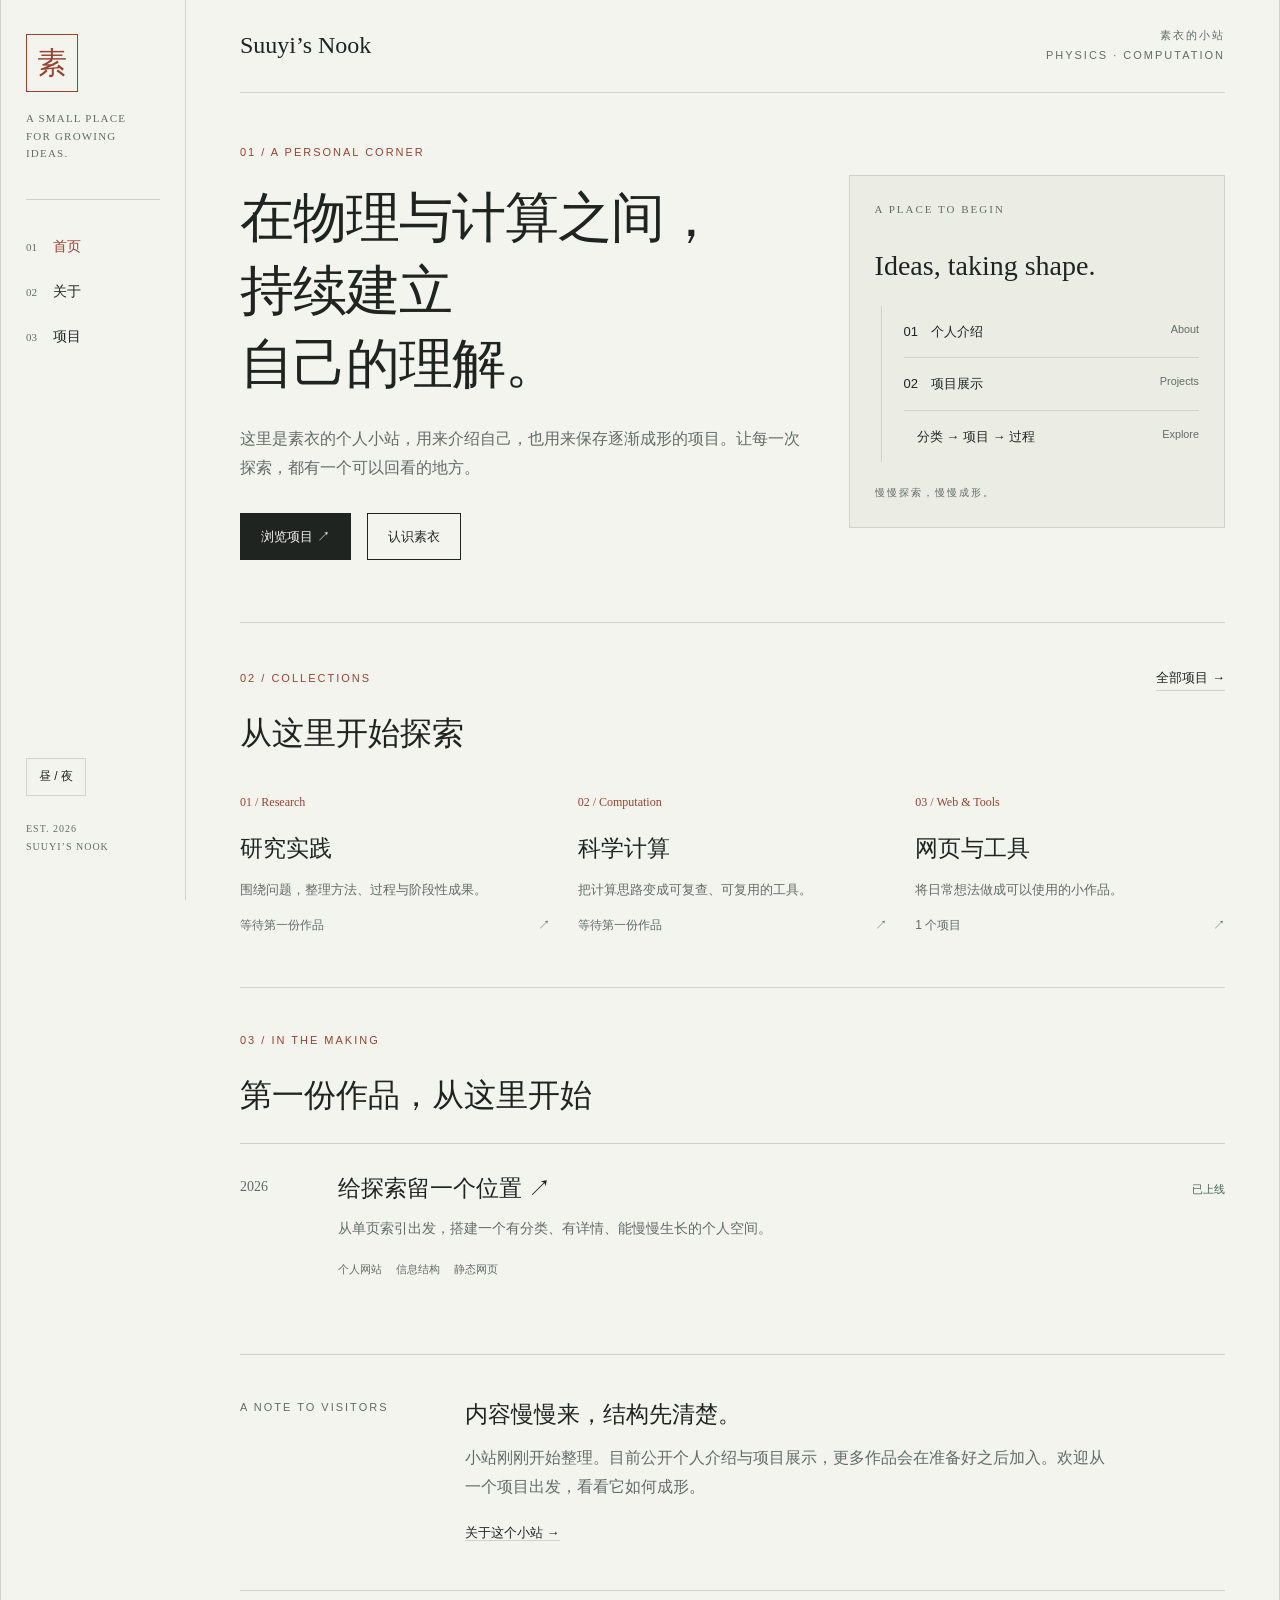
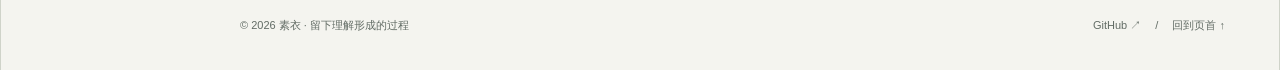
<file: index.html>
<!doctype html>
<html lang="zh-CN"><head><meta charset="utf-8"><meta name="viewport" content="width=device-width,initial-scale=1">
<title>首页 · Suuyi’s Nook</title><meta name="description" content="在物理与计算之间，持续建立自己的理解。">

<link rel="icon" type="image/svg+xml" href="assets/favicon.svg"><link rel="stylesheet" href="assets/site.css">
<script src="assets/site.js" defer></script></head><body id="top"><a class="skip" href="#main">跳到主要内容</a>
<div class="shell"><aside class="rail"><a class="seal" href="index.html" aria-label="素衣，返回首页">素</a><p class="rail-label">A SMALL PLACE<br>FOR GROWING IDEAS.</p><nav class="nav" aria-label="主要导航"><a href="index.html" aria-current="page"><span>01</span>首页</a><a href="about/index.html"><span>02</span>关于</a><a href="projects/index.html"><span>03</span>项目</a></nav><div class="rail-end"><button class="theme" data-theme-toggle type="button">昼 / 夜</button><p>EST. 2026<br>SUUYI’S NOOK</p></div></aside>
<div class="page"><header class="masthead"><a class="wordmark" href="index.html">Suuyi’s Nook</a><div class="micro">素衣的小站<br>PHYSICS · COMPUTATION</div></header>
<main id="main"><section class="hero"><div class="hero-grid"><div><p class="kicker">01 / A PERSONAL CORNER</p><h1>在物理与计算之间，<br>持续建立<br>自己的理解。</h1><p class="lead">这里是素衣的个人小站，用来介绍自己，也用来保存逐渐成形的项目。让每一次探索，都有一个可以回看的地方。</p><div class="actions"><a class="button primary" href="projects/index.html">浏览项目 ↗</a><a class="button" href="about/index.html">认识素衣</a></div></div><div class="map"><div class="map-title">A PLACE TO BEGIN</div><div class="map-root">Ideas, taking shape.</div><div class="map-branch"><div class="map-row"><a class="" href="about/index.html">01　个人介绍</a><small>About</small></div><div class="map-row"><a class="" href="projects/index.html">02　项目展示</a><small>Projects</small></div><div class="map-row"><span>　分类 → 项目 → 过程</span><small>Explore</small></div></div><div class="map-footer">慢慢探索，慢慢成形。</div></div></div></section>
<section class="section"><div class="section-top"><div><p class="kicker">02 / COLLECTIONS</p><h2>从这里开始探索</h2></div><a class="text-link" href="projects/index.html">全部项目 →</a></div><div class="category-grid"><a class="category" href="projects/research/index.html"><span class="num">01 / Research</span><h3>研究实践</h3><p>围绕问题，整理方法、过程与阶段性成果。</p><div class="tail"><span>等待第一份作品</span><span aria-hidden="true">↗</span></div></a><a class="category" href="projects/computation/index.html"><span class="num">02 / Computation</span><h3>科学计算</h3><p>把计算思路变成可复查、可复用的工具。</p><div class="tail"><span>等待第一份作品</span><span aria-hidden="true">↗</span></div></a><a class="category" href="projects/web/index.html"><span class="num">03 / Web &amp; Tools</span><h3>网页与工具</h3><p>将日常想法做成可以使用的小作品。</p><div class="tail"><span>1 个项目</span><span aria-hidden="true">↗</span></div></a></div></section>
<section class="section"><div class="section-top"><div><p class="kicker">03 / IN THE MAKING</p><h2>第一份作品，从这里开始</h2></div></div><article class="project-row"><div class="year">2026</div><div><h3><a class="" href="projects/web/personal-site/index.html">给探索留一个位置 ↗</a></h3><p>从单页索引出发，搭建一个有分类、有详情、能慢慢生长的个人空间。</p><div><span class="tag">个人网站</span><span class="tag">信息结构</span><span class="tag">静态网页</span></div></div><div class="status">已上线</div></article></section>
<section class="section split"><p class="kicker">A NOTE TO VISITORS</p><div><h3>内容慢慢来，结构先清楚。</h3><p>小站刚刚开始整理。目前公开个人介绍与项目展示，更多作品会在准备好之后加入。欢迎从一个项目出发，看看它如何成形。</p><a class="text-link" href="about/index.html">关于这个小站 →</a></div></section></main><footer class="footer"><span>© 2026 素衣 · 留下理解形成的过程</span><span><a href="https://github.com/Suuyi-Nook">GitHub ↗</a>　 /　 <a href="#top">回到页首 ↑</a></span></footer></div></div></body></html>
</file>
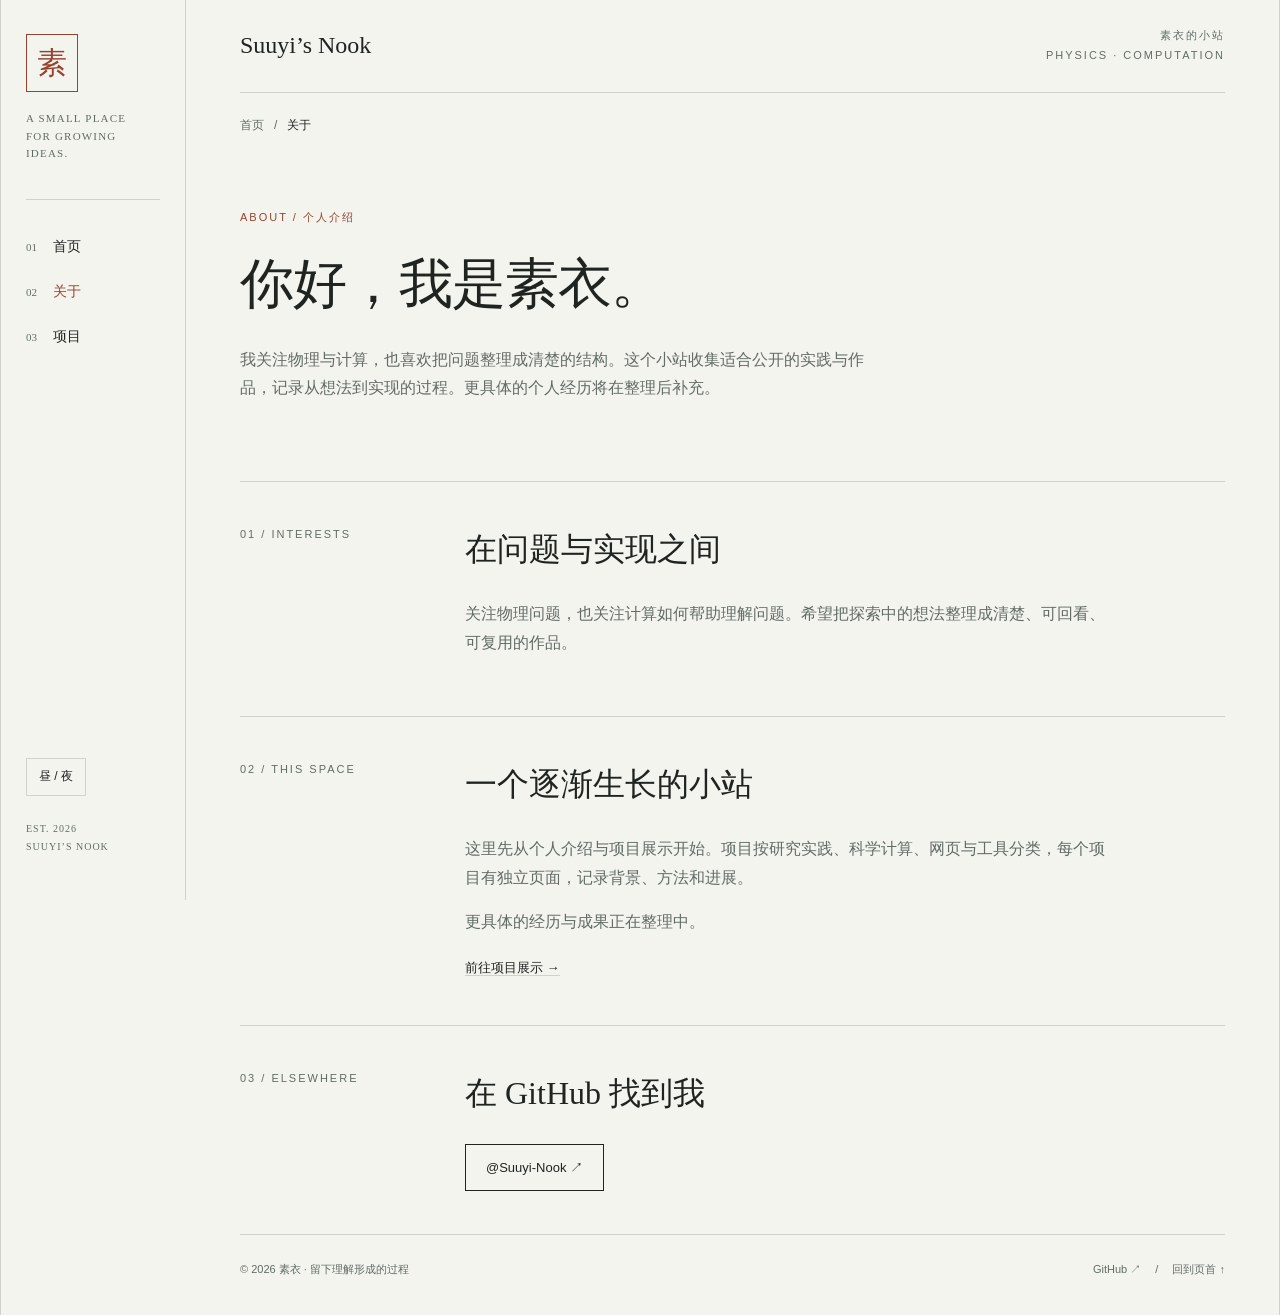
<file: about/index.html>
<!doctype html>
<html lang="zh-CN"><head><meta charset="utf-8"><meta name="viewport" content="width=device-width,initial-scale=1">
<title>关于素衣 · Suuyi’s Nook</title><meta name="description" content="在物理与计算之间，持续建立自己的理解。">

<link rel="icon" type="image/svg+xml" href="../assets/favicon.svg"><link rel="stylesheet" href="../assets/site.css">
<script src="../assets/site.js" defer></script></head><body id="top"><a class="skip" href="#main">跳到主要内容</a>
<div class="shell"><aside class="rail"><a class="seal" href="../index.html" aria-label="素衣，返回首页">素</a><p class="rail-label">A SMALL PLACE<br>FOR GROWING IDEAS.</p><nav class="nav" aria-label="主要导航"><a href="../index.html"><span>01</span>首页</a><a href="index.html" aria-current="page"><span>02</span>关于</a><a href="../projects/index.html"><span>03</span>项目</a></nav><div class="rail-end"><button class="theme" data-theme-toggle type="button">昼 / 夜</button><p>EST. 2026<br>SUUYI’S NOOK</p></div></aside>
<div class="page"><header class="masthead"><a class="wordmark" href="../index.html">Suuyi’s Nook</a><div class="micro">素衣的小站<br>PHYSICS · COMPUTATION</div></header>
<main id="main"><nav class="crumbs" aria-label="面包屑"><a class="" href="../index.html">首页</a><span aria-hidden="true">/</span><b aria-current="page">关于</b></nav><section class="hero"><p class="kicker">ABOUT / 个人介绍</p><h1>你好，我是素衣。</h1><p class="lead">我关注物理与计算，也喜欢把问题整理成清楚的结构。这个小站收集适合公开的实践与作品，记录从想法到实现的过程。更具体的个人经历将在整理后补充。</p></section><section class="section split"><p class="kicker">01 / INTERESTS</p><div><h2>在问题与实现之间</h2><p>关注物理问题，也关注计算如何帮助理解问题。希望把探索中的想法整理成清楚、可回看、可复用的作品。</p></div></section><section class="section split"><p class="kicker">02 / THIS SPACE</p><div><h2>一个逐渐生长的小站</h2><p>这里先从个人介绍与项目展示开始。项目按研究实践、科学计算、网页与工具分类，每个项目有独立页面，记录背景、方法和进展。</p><p>更具体的经历与成果正在整理中。</p><a class="text-link" href="../projects/index.html">前往项目展示 →</a></div></section><section class="section split"><p class="kicker">03 / ELSEWHERE</p><div><h2>在 GitHub 找到我</h2><a class="button" href="https://github.com/Suuyi-Nook">@Suuyi-Nook ↗</a></div></section></main><footer class="footer"><span>© 2026 素衣 · 留下理解形成的过程</span><span><a href="https://github.com/Suuyi-Nook">GitHub ↗</a>　 /　 <a href="#top">回到页首 ↑</a></span></footer></div></div></body></html>
</file>
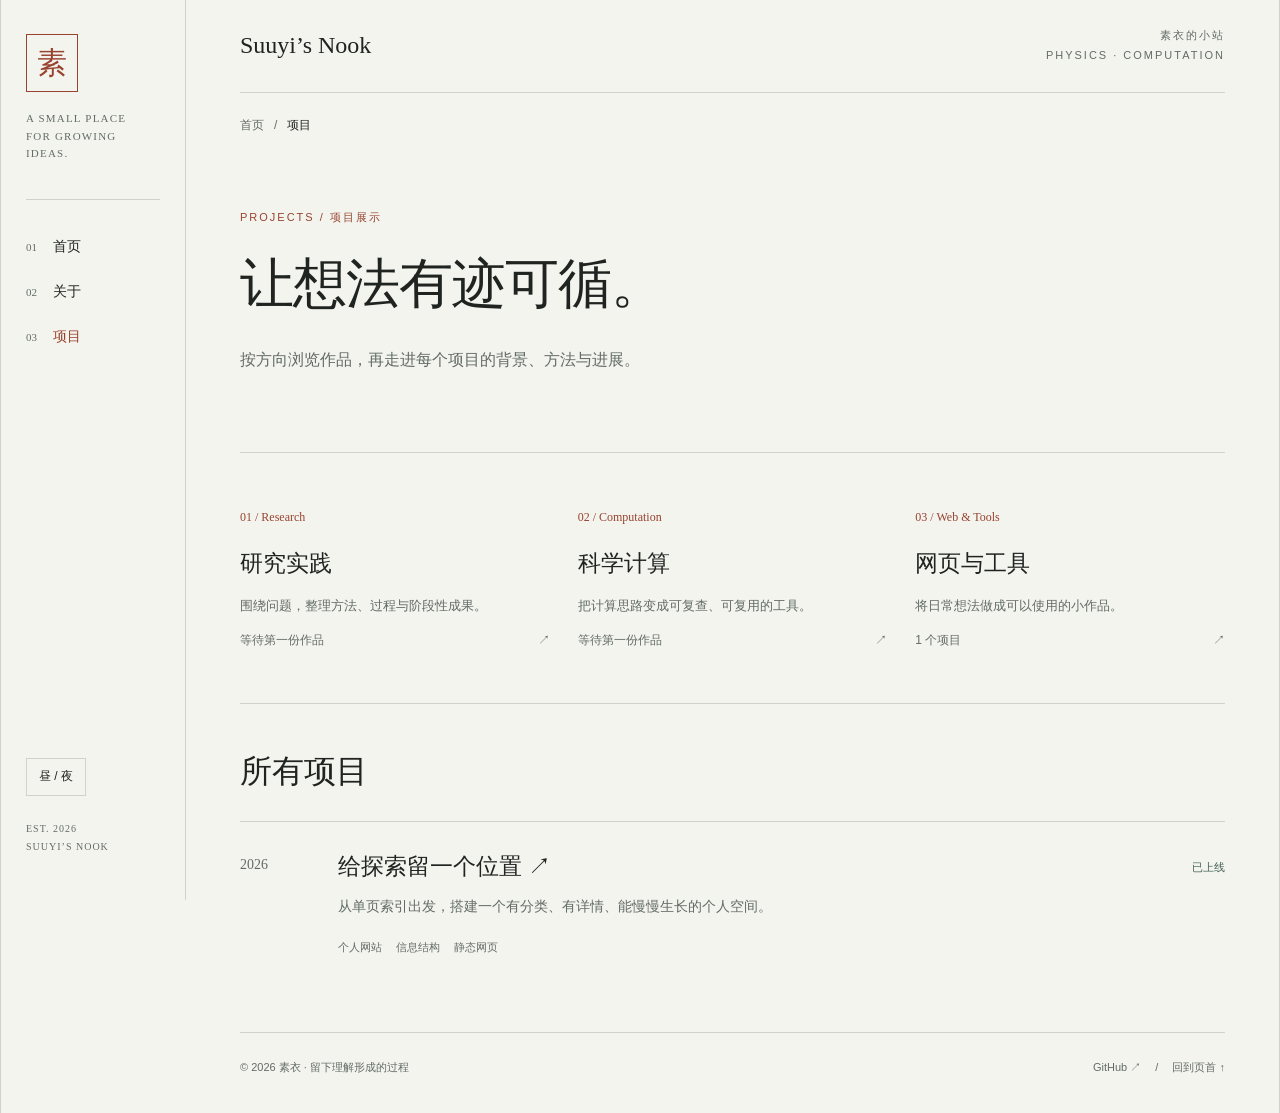
<file: projects/index.html>
<!doctype html>
<html lang="zh-CN"><head><meta charset="utf-8"><meta name="viewport" content="width=device-width,initial-scale=1">
<title>项目展示 · Suuyi’s Nook</title><meta name="description" content="在物理与计算之间，持续建立自己的理解。">

<link rel="icon" type="image/svg+xml" href="../assets/favicon.svg"><link rel="stylesheet" href="../assets/site.css">
<script src="../assets/site.js" defer></script></head><body id="top"><a class="skip" href="#main">跳到主要内容</a>
<div class="shell"><aside class="rail"><a class="seal" href="../index.html" aria-label="素衣，返回首页">素</a><p class="rail-label">A SMALL PLACE<br>FOR GROWING IDEAS.</p><nav class="nav" aria-label="主要导航"><a href="../index.html"><span>01</span>首页</a><a href="../about/index.html"><span>02</span>关于</a><a href="index.html" aria-current="page"><span>03</span>项目</a></nav><div class="rail-end"><button class="theme" data-theme-toggle type="button">昼 / 夜</button><p>EST. 2026<br>SUUYI’S NOOK</p></div></aside>
<div class="page"><header class="masthead"><a class="wordmark" href="../index.html">Suuyi’s Nook</a><div class="micro">素衣的小站<br>PHYSICS · COMPUTATION</div></header>
<main id="main"><nav class="crumbs" aria-label="面包屑"><a class="" href="../index.html">首页</a><span aria-hidden="true">/</span><b aria-current="page">项目</b></nav><section class="hero"><p class="kicker">PROJECTS / 项目展示</p><h1>让想法有迹可循。</h1><p class="lead">按方向浏览作品，再走进每个项目的背景、方法与进展。</p></section><section class="section"><div class="category-grid"><a class="category" href="research/index.html"><span class="num">01 / Research</span><h3>研究实践</h3><p>围绕问题，整理方法、过程与阶段性成果。</p><div class="tail"><span>等待第一份作品</span><span aria-hidden="true">↗</span></div></a><a class="category" href="computation/index.html"><span class="num">02 / Computation</span><h3>科学计算</h3><p>把计算思路变成可复查、可复用的工具。</p><div class="tail"><span>等待第一份作品</span><span aria-hidden="true">↗</span></div></a><a class="category" href="web/index.html"><span class="num">03 / Web &amp; Tools</span><h3>网页与工具</h3><p>将日常想法做成可以使用的小作品。</p><div class="tail"><span>1 个项目</span><span aria-hidden="true">↗</span></div></a></div></section><section class="section"><h2>所有项目</h2><article class="project-row"><div class="year">2026</div><div><h3><a class="" href="web/personal-site/index.html">给探索留一个位置 ↗</a></h3><p>从单页索引出发，搭建一个有分类、有详情、能慢慢生长的个人空间。</p><div><span class="tag">个人网站</span><span class="tag">信息结构</span><span class="tag">静态网页</span></div></div><div class="status">已上线</div></article></section></main><footer class="footer"><span>© 2026 素衣 · 留下理解形成的过程</span><span><a href="https://github.com/Suuyi-Nook">GitHub ↗</a>　 /　 <a href="#top">回到页首 ↑</a></span></footer></div></div></body></html>
</file>
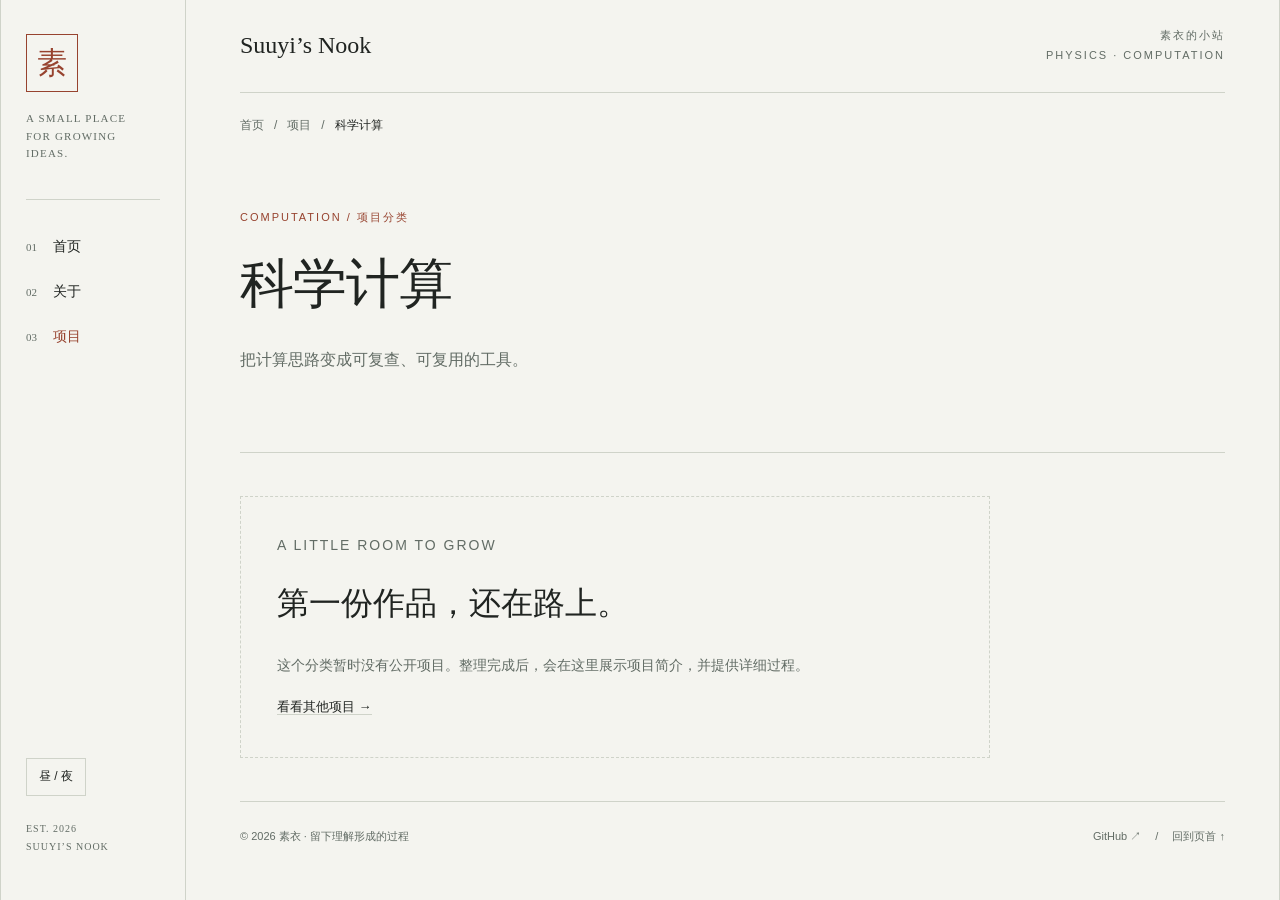
<file: projects/computation/index.html>
<!doctype html>
<html lang="zh-CN"><head><meta charset="utf-8"><meta name="viewport" content="width=device-width,initial-scale=1">
<title>科学计算 · Suuyi’s Nook</title><meta name="description" content="在物理与计算之间，持续建立自己的理解。">

<link rel="icon" type="image/svg+xml" href="../../assets/favicon.svg"><link rel="stylesheet" href="../../assets/site.css">
<script src="../../assets/site.js" defer></script></head><body id="top"><a class="skip" href="#main">跳到主要内容</a>
<div class="shell"><aside class="rail"><a class="seal" href="../../index.html" aria-label="素衣，返回首页">素</a><p class="rail-label">A SMALL PLACE<br>FOR GROWING IDEAS.</p><nav class="nav" aria-label="主要导航"><a href="../../index.html"><span>01</span>首页</a><a href="../../about/index.html"><span>02</span>关于</a><a href="../index.html" aria-current="page"><span>03</span>项目</a></nav><div class="rail-end"><button class="theme" data-theme-toggle type="button">昼 / 夜</button><p>EST. 2026<br>SUUYI’S NOOK</p></div></aside>
<div class="page"><header class="masthead"><a class="wordmark" href="../../index.html">Suuyi’s Nook</a><div class="micro">素衣的小站<br>PHYSICS · COMPUTATION</div></header>
<main id="main"><nav class="crumbs" aria-label="面包屑"><a class="" href="../../index.html">首页</a><span aria-hidden="true">/</span><a class="" href="../index.html">项目</a><span aria-hidden="true">/</span><b aria-current="page">科学计算</b></nav><section class="hero"><p class="kicker">Computation / 项目分类</p><h1>科学计算</h1><p class="lead">把计算思路变成可复查、可复用的工具。</p></section><section class="section"><div class="empty"><p class="kicker">A LITTLE ROOM TO GROW</p><h2>第一份作品，还在路上。</h2><p>这个分类暂时没有公开项目。整理完成后，会在这里展示项目简介，并提供详细过程。</p><a class="text-link" href="../index.html">看看其他项目 →</a></div></section></main><footer class="footer"><span>© 2026 素衣 · 留下理解形成的过程</span><span><a href="https://github.com/Suuyi-Nook">GitHub ↗</a>　 /　 <a href="#top">回到页首 ↑</a></span></footer></div></div></body></html>
</file>
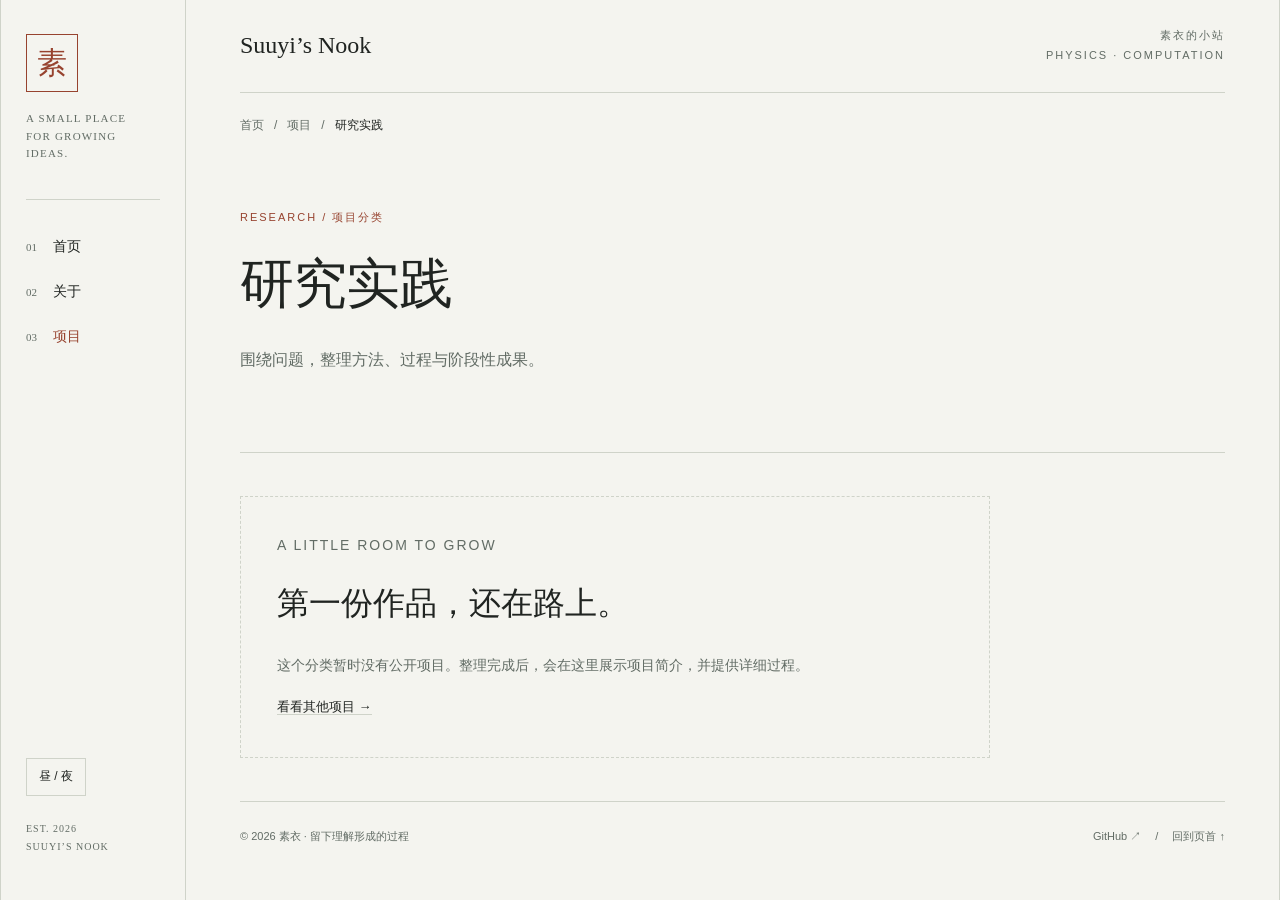
<file: projects/research/index.html>
<!doctype html>
<html lang="zh-CN"><head><meta charset="utf-8"><meta name="viewport" content="width=device-width,initial-scale=1">
<title>研究实践 · Suuyi’s Nook</title><meta name="description" content="在物理与计算之间，持续建立自己的理解。">

<link rel="icon" type="image/svg+xml" href="../../assets/favicon.svg"><link rel="stylesheet" href="../../assets/site.css">
<script src="../../assets/site.js" defer></script></head><body id="top"><a class="skip" href="#main">跳到主要内容</a>
<div class="shell"><aside class="rail"><a class="seal" href="../../index.html" aria-label="素衣，返回首页">素</a><p class="rail-label">A SMALL PLACE<br>FOR GROWING IDEAS.</p><nav class="nav" aria-label="主要导航"><a href="../../index.html"><span>01</span>首页</a><a href="../../about/index.html"><span>02</span>关于</a><a href="../index.html" aria-current="page"><span>03</span>项目</a></nav><div class="rail-end"><button class="theme" data-theme-toggle type="button">昼 / 夜</button><p>EST. 2026<br>SUUYI’S NOOK</p></div></aside>
<div class="page"><header class="masthead"><a class="wordmark" href="../../index.html">Suuyi’s Nook</a><div class="micro">素衣的小站<br>PHYSICS · COMPUTATION</div></header>
<main id="main"><nav class="crumbs" aria-label="面包屑"><a class="" href="../../index.html">首页</a><span aria-hidden="true">/</span><a class="" href="../index.html">项目</a><span aria-hidden="true">/</span><b aria-current="page">研究实践</b></nav><section class="hero"><p class="kicker">Research / 项目分类</p><h1>研究实践</h1><p class="lead">围绕问题，整理方法、过程与阶段性成果。</p></section><section class="section"><div class="empty"><p class="kicker">A LITTLE ROOM TO GROW</p><h2>第一份作品，还在路上。</h2><p>这个分类暂时没有公开项目。整理完成后，会在这里展示项目简介，并提供详细过程。</p><a class="text-link" href="../index.html">看看其他项目 →</a></div></section></main><footer class="footer"><span>© 2026 素衣 · 留下理解形成的过程</span><span><a href="https://github.com/Suuyi-Nook">GitHub ↗</a>　 /　 <a href="#top">回到页首 ↑</a></span></footer></div></div></body></html>
</file>
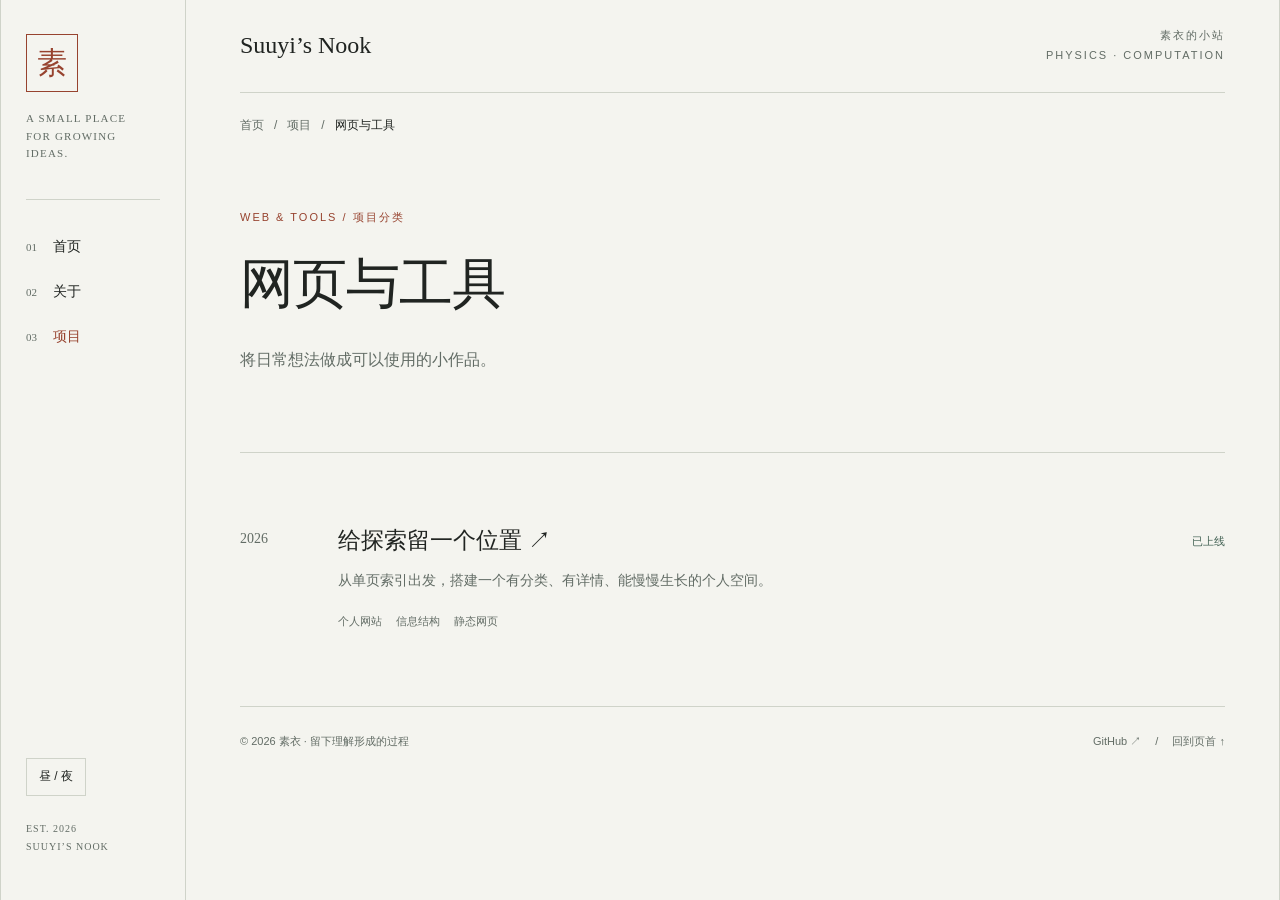
<file: projects/web/index.html>
<!doctype html>
<html lang="zh-CN"><head><meta charset="utf-8"><meta name="viewport" content="width=device-width,initial-scale=1">
<title>网页与工具 · Suuyi’s Nook</title><meta name="description" content="在物理与计算之间，持续建立自己的理解。">

<link rel="icon" type="image/svg+xml" href="../../assets/favicon.svg"><link rel="stylesheet" href="../../assets/site.css">
<script src="../../assets/site.js" defer></script></head><body id="top"><a class="skip" href="#main">跳到主要内容</a>
<div class="shell"><aside class="rail"><a class="seal" href="../../index.html" aria-label="素衣，返回首页">素</a><p class="rail-label">A SMALL PLACE<br>FOR GROWING IDEAS.</p><nav class="nav" aria-label="主要导航"><a href="../../index.html"><span>01</span>首页</a><a href="../../about/index.html"><span>02</span>关于</a><a href="../index.html" aria-current="page"><span>03</span>项目</a></nav><div class="rail-end"><button class="theme" data-theme-toggle type="button">昼 / 夜</button><p>EST. 2026<br>SUUYI’S NOOK</p></div></aside>
<div class="page"><header class="masthead"><a class="wordmark" href="../../index.html">Suuyi’s Nook</a><div class="micro">素衣的小站<br>PHYSICS · COMPUTATION</div></header>
<main id="main"><nav class="crumbs" aria-label="面包屑"><a class="" href="../../index.html">首页</a><span aria-hidden="true">/</span><a class="" href="../index.html">项目</a><span aria-hidden="true">/</span><b aria-current="page">网页与工具</b></nav><section class="hero"><p class="kicker">Web &amp; Tools / 项目分类</p><h1>网页与工具</h1><p class="lead">将日常想法做成可以使用的小作品。</p></section><section class="section"><article class="project-row"><div class="year">2026</div><div><h3><a class="" href="personal-site/index.html">给探索留一个位置 ↗</a></h3><p>从单页索引出发，搭建一个有分类、有详情、能慢慢生长的个人空间。</p><div><span class="tag">个人网站</span><span class="tag">信息结构</span><span class="tag">静态网页</span></div></div><div class="status">已上线</div></article></section></main><footer class="footer"><span>© 2026 素衣 · 留下理解形成的过程</span><span><a href="https://github.com/Suuyi-Nook">GitHub ↗</a>　 /　 <a href="#top">回到页首 ↑</a></span></footer></div></div></body></html>
</file>
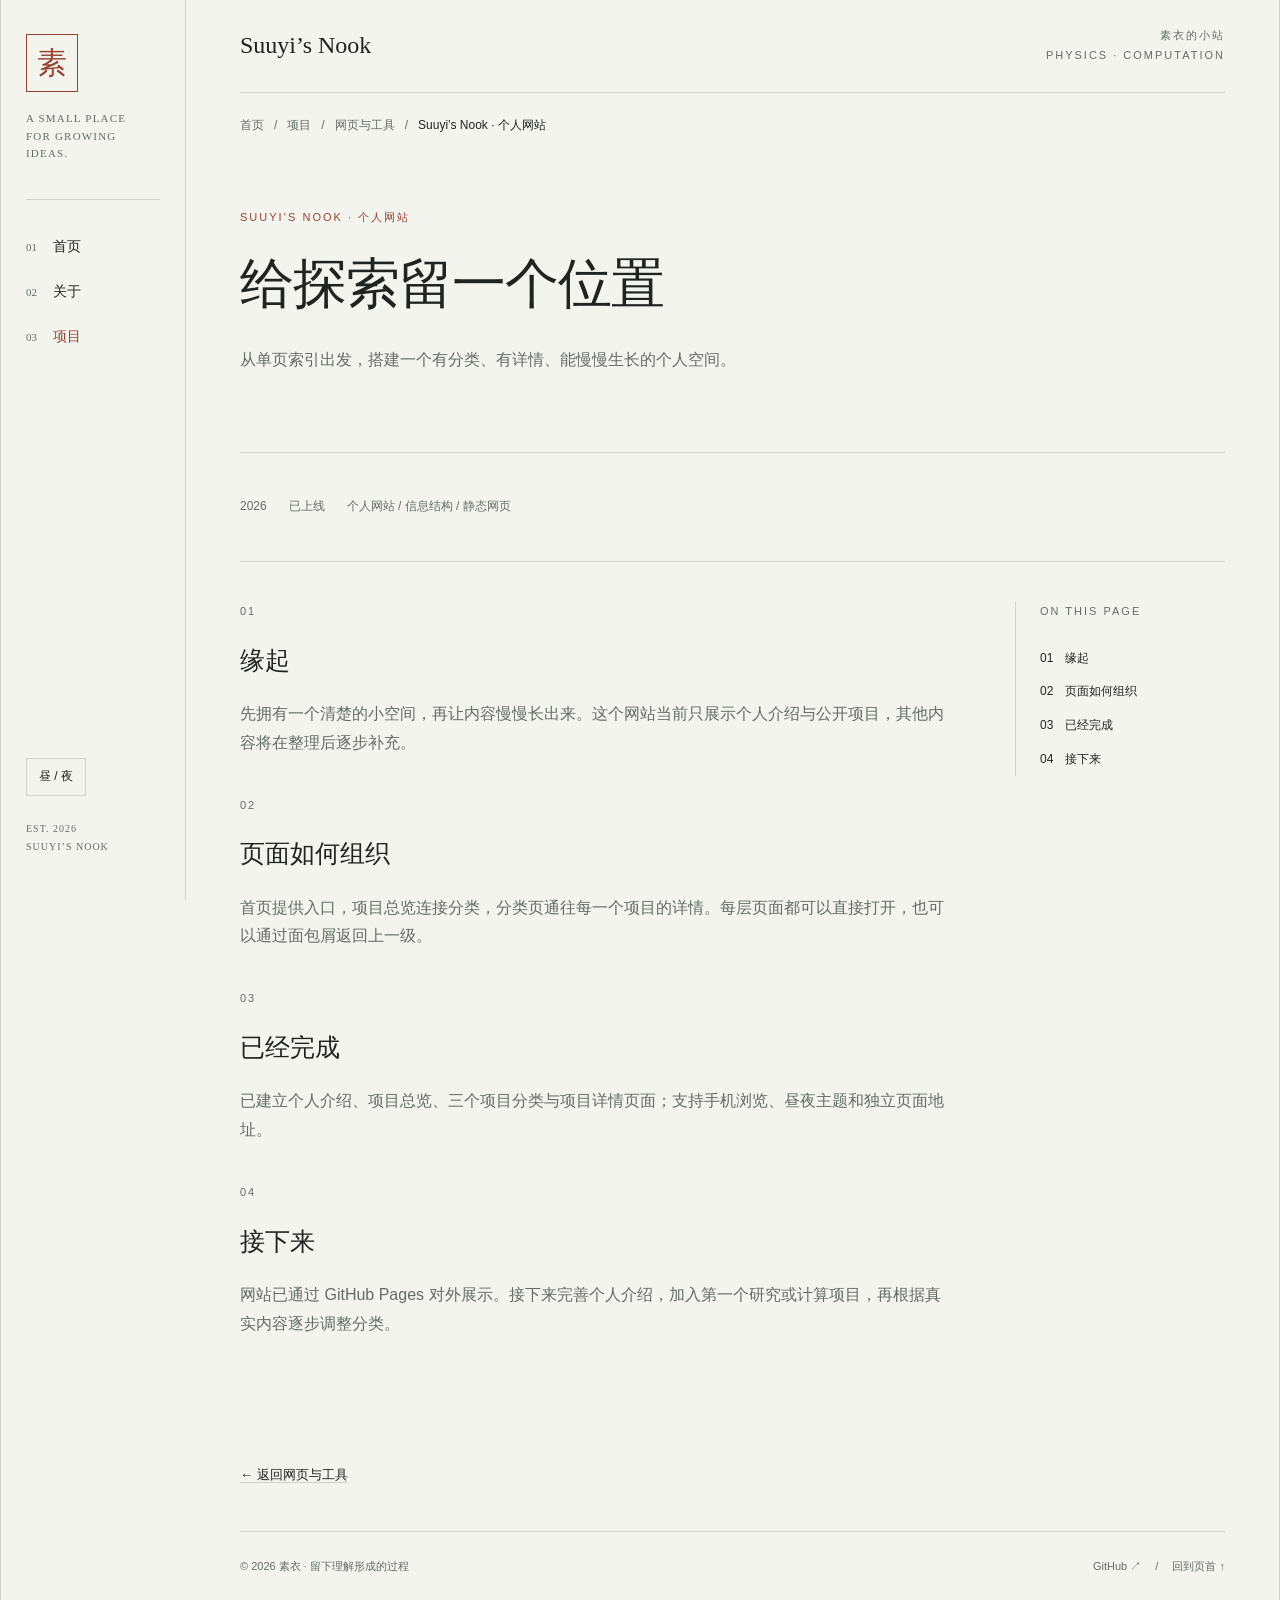
<file: projects/web/personal-site/index.html>
<!doctype html>
<html lang="zh-CN"><head><meta charset="utf-8"><meta name="viewport" content="width=device-width,initial-scale=1">
<title>给探索留一个位置 · Suuyi’s Nook</title><meta name="description" content="在物理与计算之间，持续建立自己的理解。">

<link rel="icon" type="image/svg+xml" href="../../../assets/favicon.svg"><link rel="stylesheet" href="../../../assets/site.css">
<script src="../../../assets/site.js" defer></script></head><body id="top"><a class="skip" href="#main">跳到主要内容</a>
<div class="shell"><aside class="rail"><a class="seal" href="../../../index.html" aria-label="素衣，返回首页">素</a><p class="rail-label">A SMALL PLACE<br>FOR GROWING IDEAS.</p><nav class="nav" aria-label="主要导航"><a href="../../../index.html"><span>01</span>首页</a><a href="../../../about/index.html"><span>02</span>关于</a><a href="../../index.html" aria-current="page"><span>03</span>项目</a></nav><div class="rail-end"><button class="theme" data-theme-toggle type="button">昼 / 夜</button><p>EST. 2026<br>SUUYI’S NOOK</p></div></aside>
<div class="page"><header class="masthead"><a class="wordmark" href="../../../index.html">Suuyi’s Nook</a><div class="micro">素衣的小站<br>PHYSICS · COMPUTATION</div></header>
<main id="main"><nav class="crumbs" aria-label="面包屑"><a class="" href="../../../index.html">首页</a><span aria-hidden="true">/</span><a class="" href="../../index.html">项目</a><span aria-hidden="true">/</span><a class="" href="../index.html">网页与工具</a><span aria-hidden="true">/</span><b aria-current="page">Suuyi’s Nook · 个人网站</b></nav><section class="hero"><p class="kicker">Suuyi’s Nook · 个人网站</p><h1>给探索留一个位置</h1><p class="lead">从单页索引出发，搭建一个有分类、有详情、能慢慢生长的个人空间。</p></section><div class="section detail-meta"><span>2026</span><span>已上线</span><span>个人网站 / 信息结构 / 静态网页</span></div><div class="article"><div><section id="part-1"><p class="kicker">01</p><h2>缘起</h2><p>先拥有一个清楚的小空间，再让内容慢慢长出来。这个网站当前只展示个人介绍与公开项目，其他内容将在整理后逐步补充。</p></section><section id="part-2"><p class="kicker">02</p><h2>页面如何组织</h2><p>首页提供入口，项目总览连接分类，分类页通往每一个项目的详情。每层页面都可以直接打开，也可以通过面包屑返回上一级。</p></section><section id="part-3"><p class="kicker">03</p><h2>已经完成</h2><p>已建立个人介绍、项目总览、三个项目分类与项目详情页面；支持手机浏览、昼夜主题和独立页面地址。</p></section><section id="part-4"><p class="kicker">04</p><h2>接下来</h2><p>网站已通过 GitHub Pages 对外展示。接下来完善个人介绍，加入第一个研究或计算项目，再根据真实内容逐步调整分类。</p></section></div><nav class="toc" aria-label="本页目录"><p class="kicker">ON THIS PAGE</p><a href="#part-1">01　缘起</a><a href="#part-2">02　页面如何组织</a><a href="#part-3">03　已经完成</a><a href="#part-4">04　接下来</a></nav></div><section class="section"><a class="text-link" href="../index.html">← 返回网页与工具</a></section></main><footer class="footer"><span>© 2026 素衣 · 留下理解形成的过程</span><span><a href="https://github.com/Suuyi-Nook">GitHub ↗</a>　 /　 <a href="#top">回到页首 ↑</a></span></footer></div></div></body></html>
</file>
<file: assets/site.css>
:root{--paper:#f4f4ef;--surface:#ebece4;--ink:#202421;--muted:#626c65;--line:#cfd3c9;--accent:#97432f;--green:#456456;color-scheme:light}html[data-theme=dark]{--paper:#171c19;--surface:#232b25;--ink:#edf0e7;--muted:#afb9ae;--line:#3d493e;--accent:#e59a7d;--green:#a3c5ac;color-scheme:dark}*{box-sizing:border-box}html{scroll-behavior:smooth}body{margin:0;background:var(--paper);color:var(--ink);font-family:'Microsoft YaHei',Arial,sans-serif;line-height:1.8}a{color:inherit;text-decoration:none}a:hover{color:var(--accent)}a:focus-visible,button:focus-visible{outline:2px solid var(--accent);outline-offset:6px}button{font:inherit;color:inherit}.skip{position:fixed;left:16px;top:-80px;background:var(--ink);color:var(--paper);padding:10px;z-index:10}.skip:focus{top:10px}.shell{max-width:1500px;margin:auto;display:grid;grid-template-columns:185px minmax(0,1fr);min-height:100vh;border-inline:1px solid var(--line)}.rail{position:sticky;top:0;height:100vh;padding:34px 25px;border-right:1px solid var(--line);display:flex;flex-direction:column}.seal{font:30px SimSun,serif;border:1px solid var(--accent);color:var(--accent);display:grid;place-items:center;width:52px;height:58px}.rail-label{font:11px/1.6 Georgia,serif;letter-spacing:1.2px;margin:18px 0 36px;color:var(--muted)}.nav{border-top:1px solid var(--line);padding-top:24px}.nav a{display:block;padding:10px 0;font-size:14px}.nav a[aria-current=page]{color:var(--accent)}.nav span{font:11px Georgia,serif;margin-right:16px;color:var(--muted)}.rail-end{margin-top:auto}.theme{cursor:pointer;background:none;border:1px solid var(--line);padding:7px 12px;font-size:12px}.rail-end p{font:10px/1.8 Georgia,serif;color:var(--muted);letter-spacing:1px;margin-top:24px}.page{min-width:0;padding:0 54px}.masthead{padding:26px 0;display:flex;align-items:center;justify-content:space-between;gap:20px;border-bottom:1px solid var(--line)}.wordmark{font:24px Georgia,SimSun,serif}.micro,.kicker{font:11px/1.8 Arial,sans-serif;letter-spacing:2px;text-transform:uppercase;color:var(--muted)}.masthead .micro{text-align:right}.crumbs{display:flex;flex-wrap:wrap;gap:10px;font-size:12px;color:var(--muted);padding:22px 0}.crumbs b{font-weight:400;color:var(--ink)}.hero{padding:50px 0 62px;border-bottom:1px solid var(--line)}.hero-grid{display:grid;grid-template-columns:1.5fr 1fr;gap:44px;align-items:center}.kicker{color:var(--accent);margin:0 0 20px}h1,h2,h3,p{margin-top:0}h1,h2,h3{font-family:Georgia,'Songti SC',SimSun,serif;font-weight:400}h1{font-size:clamp(34px,4.2vw,64px);line-height:1.35;letter-spacing:-1px;margin-bottom:25px}h2{font-size:32px;line-height:1.5}h3{font-size:23px;line-height:1.5;margin-bottom:12px}.lead{font-size:16px;max-width:650px;color:var(--muted)}.actions{display:flex;flex-wrap:wrap;gap:16px;margin-top:30px}.button{display:inline-block;padding:11px 20px;border:1px solid var(--ink);font-size:13px}.button.primary{background:var(--ink);color:var(--paper)}.button:hover{border-color:var(--accent);color:var(--accent)}.button.primary:hover{background:var(--accent);color:var(--paper)}.map{position:relative;background:var(--surface);border:1px solid var(--line);padding:27px 25px}.map-title{font:11px Georgia,serif;letter-spacing:2px;color:var(--muted);margin-bottom:35px}.map-root{font:28px Georgia,serif;margin-bottom:24px}.map-branch{border-left:1px solid var(--line);padding:0 0 0 22px;margin-left:6px}.map-row{display:flex;justify-content:space-between;gap:16px;border-bottom:1px solid var(--line);padding:14px 0;font-size:13px}.map-row:last-child{border:0}.map-row small{color:var(--muted)}.map-footer{margin-top:24px;font:10px Arial,sans-serif;letter-spacing:2px;color:var(--muted)}.section{padding:43px 0;border-bottom:1px solid var(--line)}.section-top{display:flex;justify-content:space-between;gap:24px;align-items:baseline;margin-bottom:24px}.section-top h2{margin:0}.text-link{font-size:13px;border-bottom:1px solid var(--line)}.category-grid{display:grid;grid-template-columns:repeat(3,1fr);gap:28px}.category{padding:14px 0 8px}.category .num{display:block;font:12px Georgia,serif;color:var(--accent);margin-bottom:22px}.category p{font-size:13px;color:var(--muted)}.category .tail{font-size:12px;color:var(--muted);display:flex;justify-content:space-between}.project-row{display:grid;grid-template-columns:72px 1fr 100px;gap:26px;padding:28px 0;border-top:1px solid var(--line)}.project-row:first-child{border-top:0}.year{font:14px Georgia,serif;color:var(--muted);padding-top:7px}.project-row h3{margin-bottom:9px}.project-row p{color:var(--muted);font-size:14px;max-width:650px;margin-bottom:13px}.tag{display:inline-block;color:var(--muted);font-size:11px;margin-right:14px}.status{font-size:11px;color:var(--green);text-align:right;white-space:nowrap;padding-top:8px}.empty{border:1px dashed var(--line);padding:36px;max-width:750px}.empty p{color:var(--muted);font-size:14px}.split{display:grid;grid-template-columns:190px minmax(0,1fr);gap:35px}.split p{max-width:650px;color:var(--muted)}.footer{display:flex;flex-wrap:wrap;justify-content:space-between;gap:15px;padding:25px 0 35px;color:var(--muted);font-size:11px}.article{display:grid;grid-template-columns:minmax(0,1fr) 210px;gap:60px;padding:40px 0}.article section{margin-bottom:38px;scroll-margin-top:25px}.article h2{font-size:25px}.article p{color:var(--muted)}.toc{font-size:12px;border-left:1px solid var(--line);padding-left:24px;align-self:start;position:sticky;top:30px}.toc a{display:block;padding:6px 0}.detail-meta{display:flex;gap:22px;flex-wrap:wrap;font-size:12px;color:var(--muted)}.sr-only{position:absolute;width:1px;height:1px;overflow:hidden;clip:rect(0,0,0,0)}@media(min-width:1400px){.page{padding-inline:70px}.hero{padding-top:65px;padding-bottom:76px}}@media(max-width:1000px){.shell{grid-template-columns:145px 1fr}.rail{padding-inline:18px}.page{padding-inline:30px}.hero-grid{grid-template-columns:1fr}.map{max-width:520px}.category-grid{gap:18px}.article{grid-template-columns:1fr}.toc{grid-row:1;position:static}.split{grid-template-columns:1fr;gap:5px}}@media(max-width:640px){.shell{display:block;border:0}.rail{position:static;height:auto;border-right:0;border-bottom:1px solid var(--line);padding:16px 20px;display:grid;grid-template-columns:auto 1fr auto;gap:20px;align-items:center}.seal{width:32px;height:38px;font-size:21px}.rail-label,.rail-end p{display:none}.nav{display:flex;gap:18px;border:0;padding:0;justify-content:center}.nav a{padding:0;font-size:12px}.nav span{display:none}.rail-end{margin:0}.theme{font-size:11px;padding:5px 8px}.page{padding-inline:22px}.masthead{padding-block:22px}.wordmark{font-size:21px}.masthead .micro{font-size:9px;letter-spacing:1px}.hero{padding:32px 0 38px}.hero-grid{gap:28px}h1{font-size:36px;letter-spacing:0}h2{font-size:26px}.section{padding:32px 0}.section-top{gap:15px}.category-grid{grid-template-columns:1fr;gap:0}.category{border-bottom:1px solid var(--line);padding:22px 0}.category:last-child{border:0}.category .num{margin-bottom:12px}.project-row{grid-template-columns:1fr;gap:5px}.year{padding:0}.status{text-align:left}.empty{padding:24px}.article{gap:28px}.map-title{margin-bottom:22px}.footer{font-size:10px}.crumbs{font-size:11px}}@media(prefers-reduced-motion:reduce){html{scroll-behavior:auto}}
</file>
